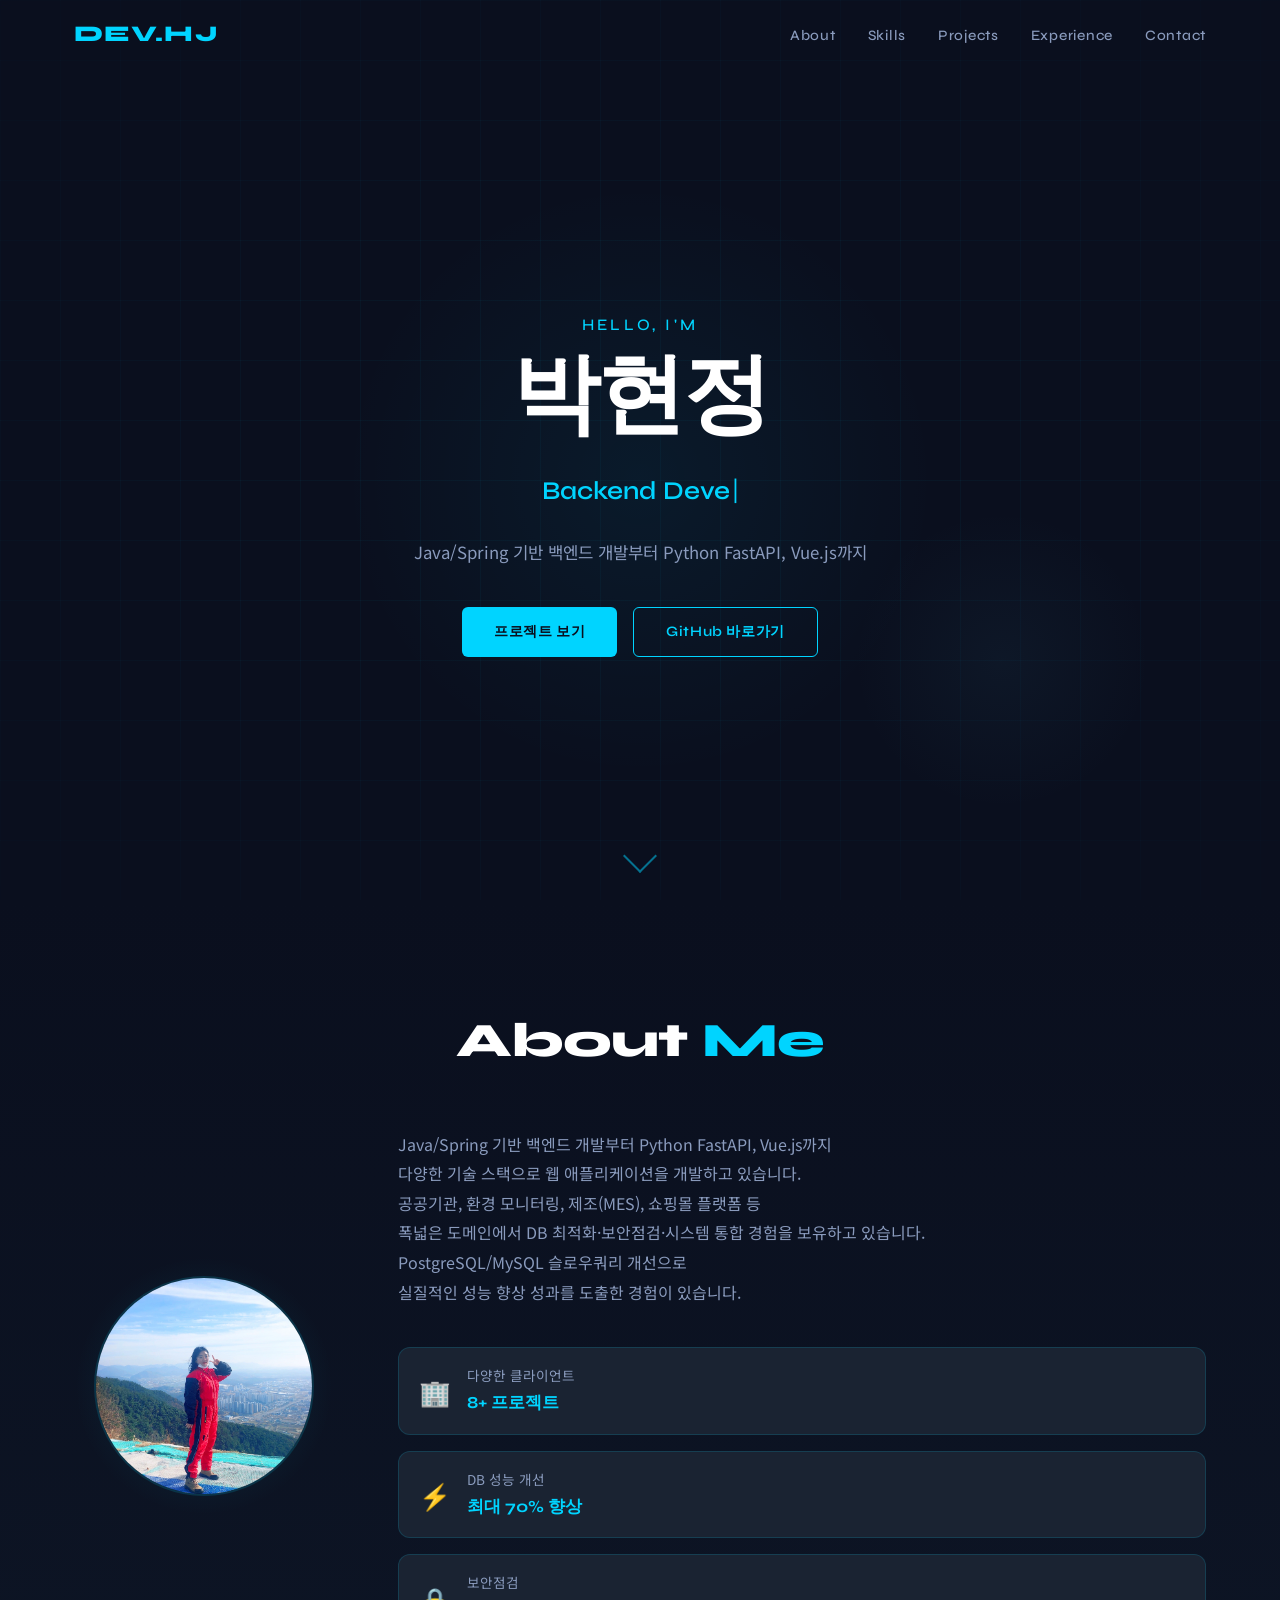
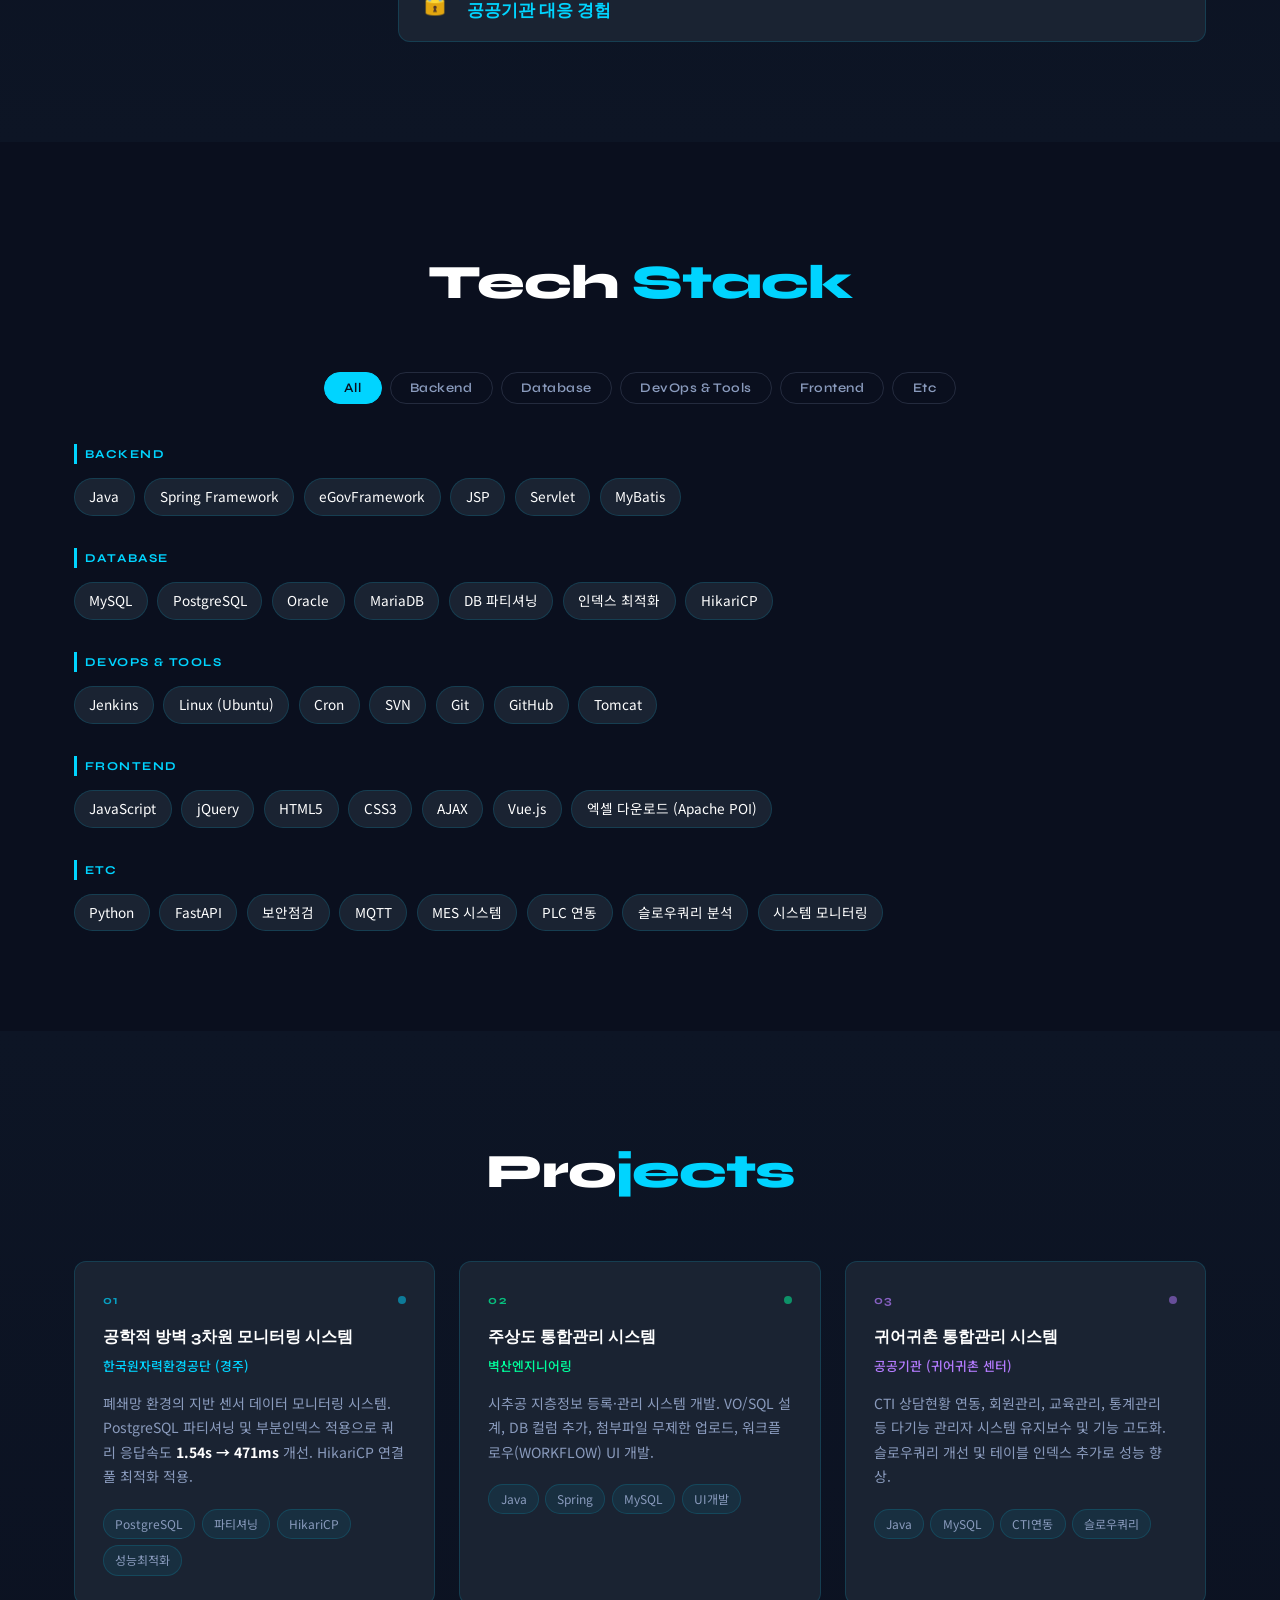
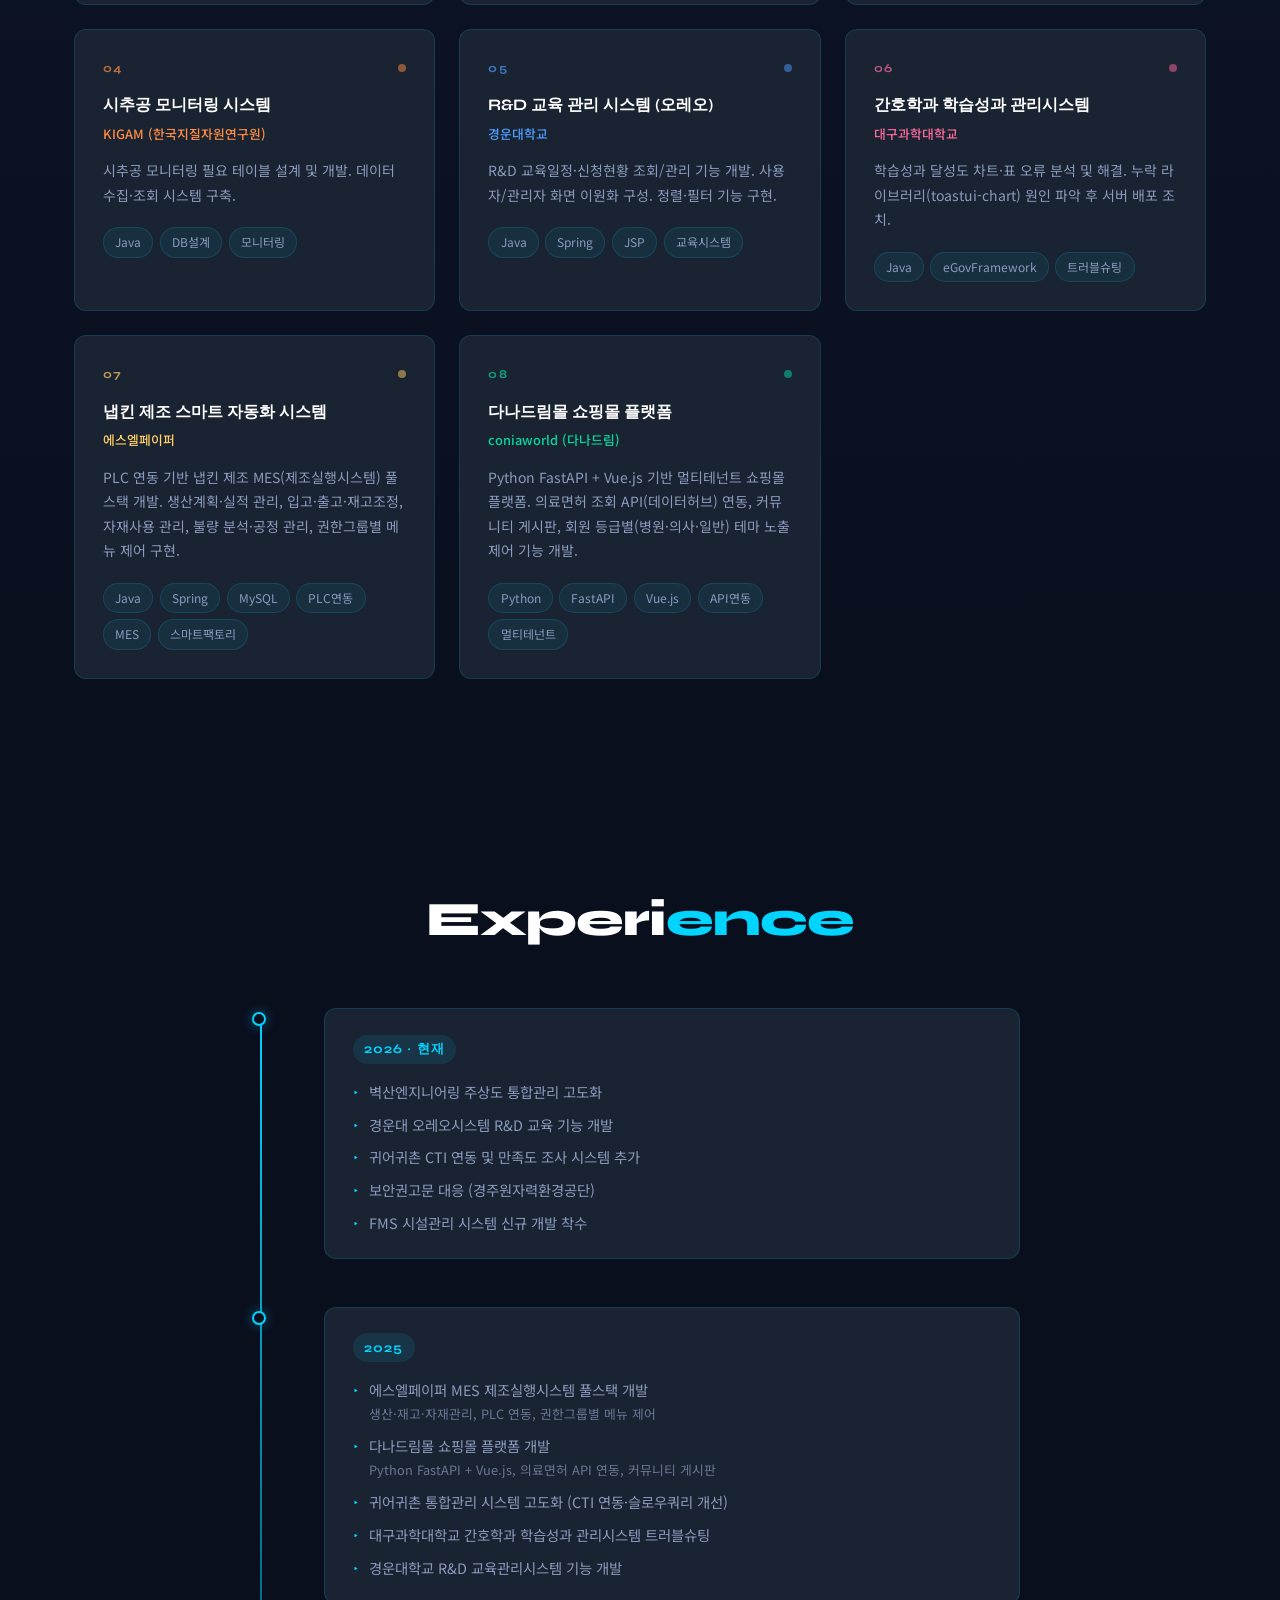
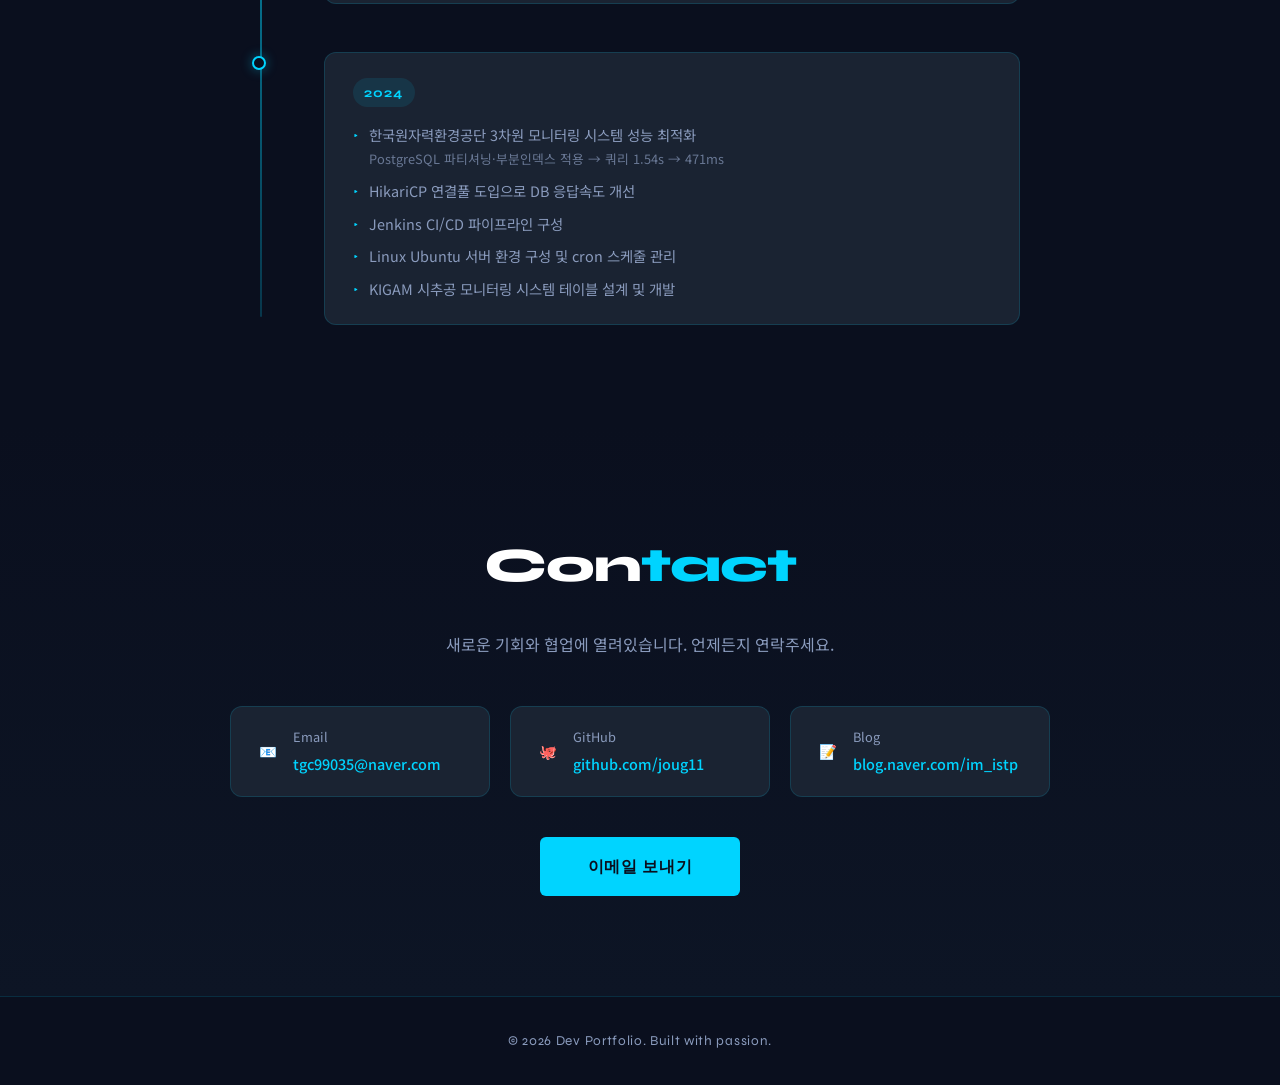
<file: index.html>
<!DOCTYPE html>
<html lang="ko">
<head>
  <meta charset="UTF-8" />
  <meta name="viewport" content="width=device-width, initial-scale=1.0" />
  <title>DEV.HJ | Backend Developer Portfolio</title>
  <meta name="description" content="Java 기반 웹 개발 · DB 최적화 · 시스템 통합 전문가 포트폴리오" />

  <!-- Google Fonts -->
  <link rel="preconnect" href="https://fonts.googleapis.com" />
  <link rel="preconnect" href="https://fonts.gstatic.com" crossorigin />
  <link href="https://fonts.googleapis.com/css2?family=Syne:wght@400;500;600;700;800&family=Noto+Sans+KR:wght@300;400;500;700&display=swap" rel="stylesheet" />

  <link rel="stylesheet" href="public/css/main.css" />
</head>
<body>

  <!-- ===================== NAVIGATION ===================== -->
  <nav class="navbar" id="navbar">
    <div class="nav-container">
      <a href="#hero" class="nav-logo">DEV.HJ</a>

      <ul class="nav-menu" id="navMenu">
        <li><a href="#about" class="nav-link">About</a></li>
        <li><a href="#skills" class="nav-link">Skills</a></li>
        <li><a href="#projects" class="nav-link">Projects</a></li>
        <li><a href="#experience" class="nav-link">Experience</a></li>
        <li><a href="#contact" class="nav-link">Contact</a></li>
      </ul>

      <button class="hamburger" id="hamburger" aria-label="메뉴 열기">
        <span></span>
        <span></span>
        <span></span>
      </button>
    </div>
  </nav>

  <!-- ===================== HERO ===================== -->
  <section class="hero" id="hero">
    <div class="hero-bg">
      <div class="grid-pattern"></div>
    </div>
    <div class="hero-content">
      <p class="hero-greeting" id="heroGreeting"></p>
      <h1 class="hero-name" id="heroName"></h1>
      <div class="hero-typing-wrap">
        <span class="hero-typing" id="typingText"></span><span class="cursor">|</span>
      </div>
      <p class="hero-desc" id="heroDesc"></p>
      <div class="hero-btns">
        <a href="#projects" class="btn btn-primary">프로젝트 보기</a>
        <a href="#" id="heroGithubBtn" target="_blank" rel="noopener noreferrer" class="btn btn-outline">GitHub 바로가기</a>
      </div>
    </div>
    <div class="hero-scroll-hint">
      <span></span>
    </div>
  </section>

  <!-- ===================== ABOUT ===================== -->
  <section class="section about" id="about">
    <div class="container">
      <h2 class="section-title fade-in">About <span>Me</span></h2>

      <div class="about-grid fade-in">
        <!-- 프로필 이미지 -->
        <div class="about-img-wrap">
          <div class="profile-circle" id="profileCircle">
            <svg viewBox="0 0 200 200" xmlns="http://www.w3.org/2000/svg" aria-label="프로필 이미지">
              <circle cx="100" cy="100" r="100" fill="#1A2332"/>
              <circle cx="100" cy="82" r="34" fill="#2A3A52"/>
              <ellipse cx="100" cy="165" rx="55" ry="45" fill="#2A3A52"/>
              <circle cx="100" cy="82" r="30" fill="#4A9EBF" opacity="0.3"/>
              <text x="100" y="88" text-anchor="middle" fill="#00D4FF" font-size="36" font-family="Syne" font-weight="700">HJ</text>
            </svg>
          </div>
          <div class="profile-glow"></div>
        </div>

        <!-- 소개 텍스트 (JSON에서 동적 렌더링) -->
        <div class="about-text">
          <p id="aboutDescription"></p>
          <div class="about-cards" id="aboutCards"></div>
        </div>
      </div>
    </div>
  </section>

  <!-- ===================== SKILLS ===================== -->
  <section class="section skills" id="skills">
    <div class="container">
      <h2 class="section-title fade-in">Tech <span>Stack</span></h2>

      <!-- 카테고리 탭 (JSON에서 동적 렌더링) -->
      <div class="skills-tabs fade-in" id="skillsTabs" role="tablist"></div>

      <!-- 스킬 태그 목록 (JSON에서 동적 렌더링) -->
      <div class="skills-grid fade-in" id="skillsGrid"></div>
    </div>
  </section>

  <!-- ===================== PROJECTS ===================== -->
  <section class="section projects" id="projects">
    <div class="container">
      <h2 class="section-title fade-in">Pro<span>jects</span></h2>

      <!-- 프로젝트 카드 (JSON에서 동적 렌더링) -->
      <div class="projects-grid" id="projectsGrid"></div>
    </div>
  </section>

  <!-- ===================== EXPERIENCE ===================== -->
  <section class="section experience" id="experience">
    <div class="container">
      <h2 class="section-title fade-in">Experi<span>ence</span></h2>

      <!-- 경력 타임라인 (JSON에서 동적 렌더링) -->
      <div class="timeline" id="experienceTimeline"></div>
    </div>
  </section>

  <!-- ===================== CONTACT ===================== -->
  <section class="section contact" id="contact">
    <div class="container">
      <h2 class="section-title fade-in">Con<span>tact</span></h2>
      <p class="contact-sub fade-in">새로운 기회와 협업에 열려있습니다. 언제든지 연락주세요.</p>

      <!-- 연락처 카드 (JSON에서 동적 렌더링) -->
      <div class="contact-cards fade-in" id="contactCards"></div>

      <div class="contact-cta fade-in">
        <a href="#" id="contactCtaBtn" class="btn btn-primary btn-lg">이메일 보내기</a>
      </div>
    </div>
  </section>

  <!-- ===================== FOOTER ===================== -->
  <footer class="footer">
    <p>© 2026 Dev Portfolio. Built with passion.</p>
  </footer>

  <!-- 상단으로 돌아가기 버튼 -->
  <button class="scroll-top" id="scrollTop" aria-label="상단으로 이동">
    <svg viewBox="0 0 24 24" fill="none" stroke="currentColor" stroke-width="2.5" stroke-linecap="round" stroke-linejoin="round">
      <polyline points="18 15 12 9 6 15"></polyline>
    </svg>
  </button>

  <script type="module" src="public/js/main.js"></script>
</body>
</html>
</file>
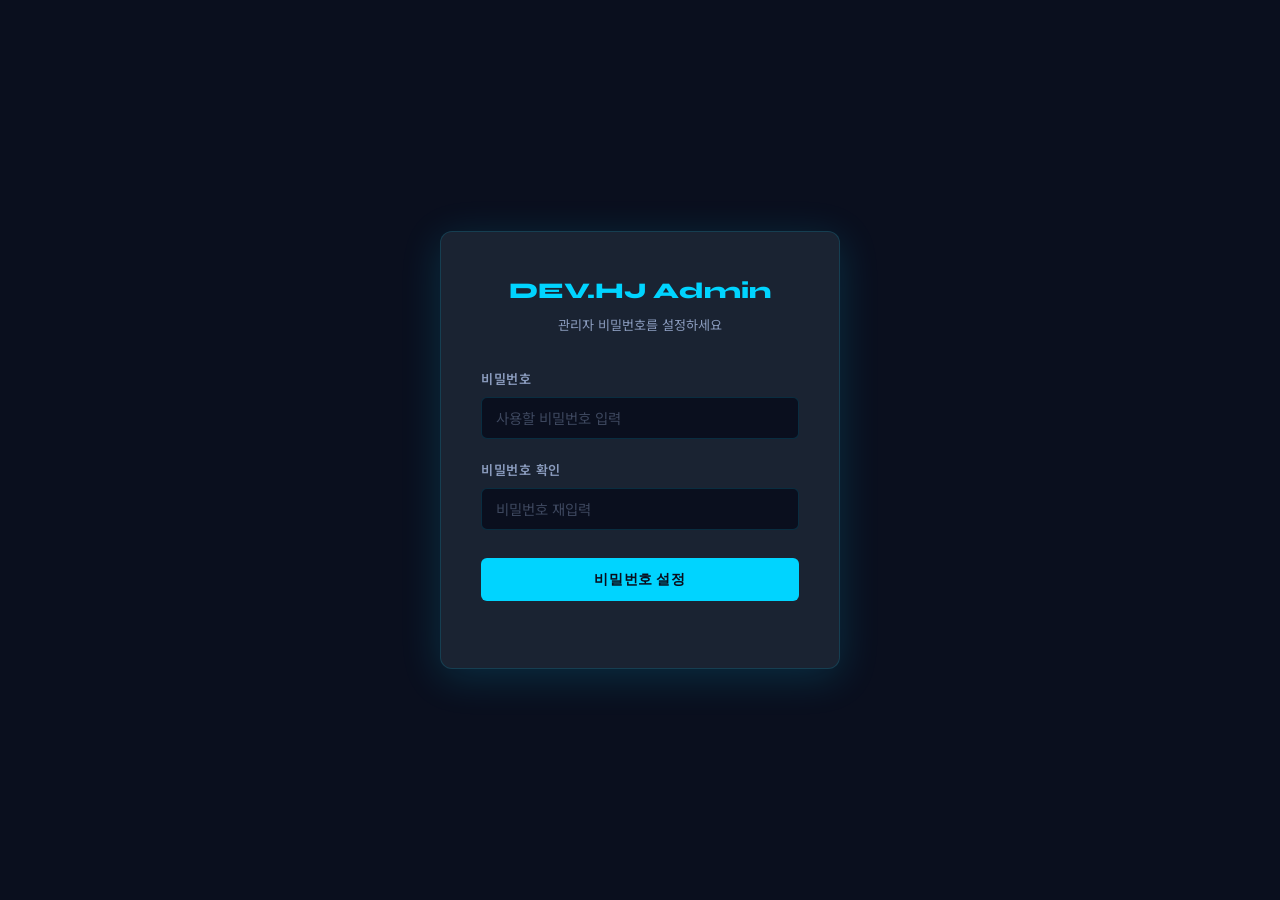
<file: admin/index.html>
<!DOCTYPE html>
<html lang="ko">
<head>
  <meta charset="UTF-8" />
  <meta name="viewport" content="width=device-width, initial-scale=1.0" />
  <title>DEV.HJ Admin</title>
  <link rel="preconnect" href="https://fonts.googleapis.com" />
  <link rel="preconnect" href="https://fonts.gstatic.com" crossorigin />
  <link href="https://fonts.googleapis.com/css2?family=Syne:wght@400;500;600;700;800&family=Noto+Sans+KR:wght@300;400;500;700&display=swap" rel="stylesheet" />
  <link rel="stylesheet" href="css/admin.css" />
  <style>
    .hidden { display: none !important; }
  </style>
</head>
<body>

  <!-- ===================== 로그인 / 초기 설정 ===================== -->
  <div id="loginWrap" class="admin-login-wrap">

    <!-- 초기 비밀번호 설정 (최초 방문 시) -->
    <div id="setupView" class="admin-login-card hidden">
      <div class="admin-login-logo">DEV.HJ Admin</div>
      <p class="admin-login-sub">관리자 비밀번호를 설정하세요</p>

      <div class="form-group">
        <label class="form-label">비밀번호</label>
        <input class="form-input" id="setupPw" type="password" placeholder="사용할 비밀번호 입력" autocomplete="new-password" />
      </div>
      <div class="form-group">
        <label class="form-label">비밀번호 확인</label>
        <input class="form-input" id="setupPw2" type="password" placeholder="비밀번호 재입력" autocomplete="new-password" />
      </div>
      <button class="btn btn-primary" id="setupBtn" style="width:100%;margin-top:0.5rem">비밀번호 설정</button>
      <p id="setupError" class="admin-login-error"></p>
    </div>

    <!-- 로그인 폼 -->
    <div id="loginView" class="admin-login-card">
      <div class="admin-login-logo">DEV.HJ Admin</div>
      <p class="admin-login-sub">관리자 로그인</p>

      <div class="form-group">
        <label class="form-label">비밀번호</label>
        <input class="form-input" id="loginPw" type="password" placeholder="비밀번호 입력" autocomplete="current-password" />
      </div>
      <div class="form-group">
        <label class="form-label">GitHub PAT</label>
        <input class="form-input" id="loginPat" type="password" placeholder="ghp_xxxxxxxxxxxx" autocomplete="off" />
        <span class="form-hint">PAT는 이 탭에서만 유지되며, 탭 종료 시 자동 삭제됩니다.</span>
      </div>
      <button class="btn btn-primary" id="loginBtn" style="width:100%;margin-top:0.5rem">로그인</button>
      <p id="loginError" class="admin-login-error"></p>

      <p class="admin-login-note">
        GitHub PAT 발급: Settings → Developer settings → Personal access tokens<br />
        필요 권한: <code>repo</code> (Contents 읽기/쓰기)
      </p>
    </div>

  </div>

  <!-- ===================== 관리자 대시보드 ===================== -->
  <div id="dashboardWrap" class="admin-layout hidden">

    <!-- 사이드바 -->
    <aside class="admin-sidebar">
      <div class="sidebar-header">
        <div class="sidebar-logo">DEV.HJ Admin</div>
        <div class="sidebar-sub">포트폴리오 관리자</div>
      </div>

      <nav class="sidebar-nav">
        <div class="sidebar-nav-item" data-route="#/profile">
          <span class="sidebar-nav-icon">👤</span> 프로필
        </div>
        <div class="sidebar-nav-item" data-route="#/projects">
          <span class="sidebar-nav-icon">📁</span> 프로젝트
        </div>
        <div class="sidebar-nav-item" data-route="#/skills">
          <span class="sidebar-nav-icon">🛠</span> 스킬
        </div>
        <div class="sidebar-nav-item" data-route="#/experience">
          <span class="sidebar-nav-icon">📅</span> 경력
        </div>
        <hr class="sidebar-divider" />
        <div class="sidebar-nav-item" data-route="#/settings">
          <span class="sidebar-nav-icon">⚙️</span> GitHub 설정
        </div>
      </nav>

      <div class="sidebar-footer">
        <button class="sidebar-logout" id="adminLogout">
          🚪 로그아웃
        </button>
      </div>
    </aside>

    <!-- 메인 영역 -->
    <main class="admin-main">
      <header class="admin-topbar">
        <span class="admin-topbar-title" id="adminPageTitle">관리자</span>
        <div class="admin-topbar-actions">
          <a href="../index.html" target="_blank" rel="noopener" class="admin-preview-link">🔗 포트폴리오 보기</a>
        </div>
      </header>

      <div class="admin-content" id="adminContent">
        <!-- 에디터가 여기 렌더링됩니다 -->
      </div>
    </main>

  </div>

  <script type="module" src="js/admin-main.js"></script>
</body>
</html>
</file>
<file: public/css/main.css>
/* 1. Shared Base */
@import '../../shared/css/base/variables.css';
@import '../../shared/css/base/reset.css';
@import '../../shared/css/base/typography.css';

/* 2. Shared Components */
@import '../../shared/css/components/buttons.css';
@import '../../shared/css/components/cards.css';
@import '../../shared/css/components/animations.css';

/* 3. Public Layout */
@import './layout/navbar.css';
@import './layout/footer.css';

/* 4. Public Sections */
@import './sections/hero.css';
@import './sections/about.css';
@import './sections/skills.css';
@import './sections/projects.css';
@import './sections/experience.css';
@import './sections/contact.css';

/* 5. Scroll-top Button */
.scroll-top {
  position: fixed;
  bottom: 2rem;
  right: 2rem;
  width: 46px;
  height: 46px;
  border-radius: 50%;
  background: var(--color-primary);
  color: var(--color-bg);
  display: flex;
  align-items: center;
  justify-content: center;
  z-index: 999;
  opacity: 0;
  pointer-events: none;
  transform: translateY(12px);
  transition: all var(--transition);
  box-shadow: 0 4px 16px rgba(0, 212, 255, 0.35);
}

.scroll-top.visible {
  opacity: 1;
  pointer-events: auto;
  transform: translateY(0);
}

.scroll-top:hover {
  background: var(--color-hover);
  transform: translateY(-2px);
}

.scroll-top svg {
  width: 20px;
  height: 20px;
}
</file>
<file: admin/css/admin.css>
/* 1. Shared Base */
@import '../../shared/css/base/variables.css';
@import '../../shared/css/base/reset.css';
@import '../../shared/css/base/typography.css';

/* 2. Shared Components */
@import '../../shared/css/components/buttons.css';
@import '../../shared/css/components/forms.css';

/* 3. Admin Layout */
@import './layout/sidebar.css';
@import './layout/dashboard.css';

/* 4. Login Page */
.admin-login-wrap {
  min-height: 100vh;
  display: flex;
  align-items: center;
  justify-content: center;
  padding: 2rem;
}

.admin-login-card {
  background: var(--color-bg-card);
  border: 1px solid var(--color-border);
  border-radius: var(--radius);
  padding: 2.5rem;
  width: 100%;
  max-width: 400px;
  box-shadow: var(--shadow-lg);
}

.admin-login-logo {
  font-family: var(--font-title);
  font-size: 1.4rem;
  font-weight: 800;
  color: var(--color-primary);
  text-align: center;
  margin-bottom: 0.25rem;
}

.admin-login-sub {
  font-size: 0.82rem;
  color: var(--color-text-muted);
  text-align: center;
  margin-bottom: 2rem;
}

.admin-login-note {
  font-size: 0.75rem;
  color: var(--color-text-muted);
  text-align: center;
  margin-top: 1.25rem;
  line-height: 1.6;
}

.admin-login-error {
  font-size: 0.8rem;
  color: #ff4d4f;
  text-align: center;
  margin-top: 0.75rem;
  min-height: 1.2em;
}
</file>
